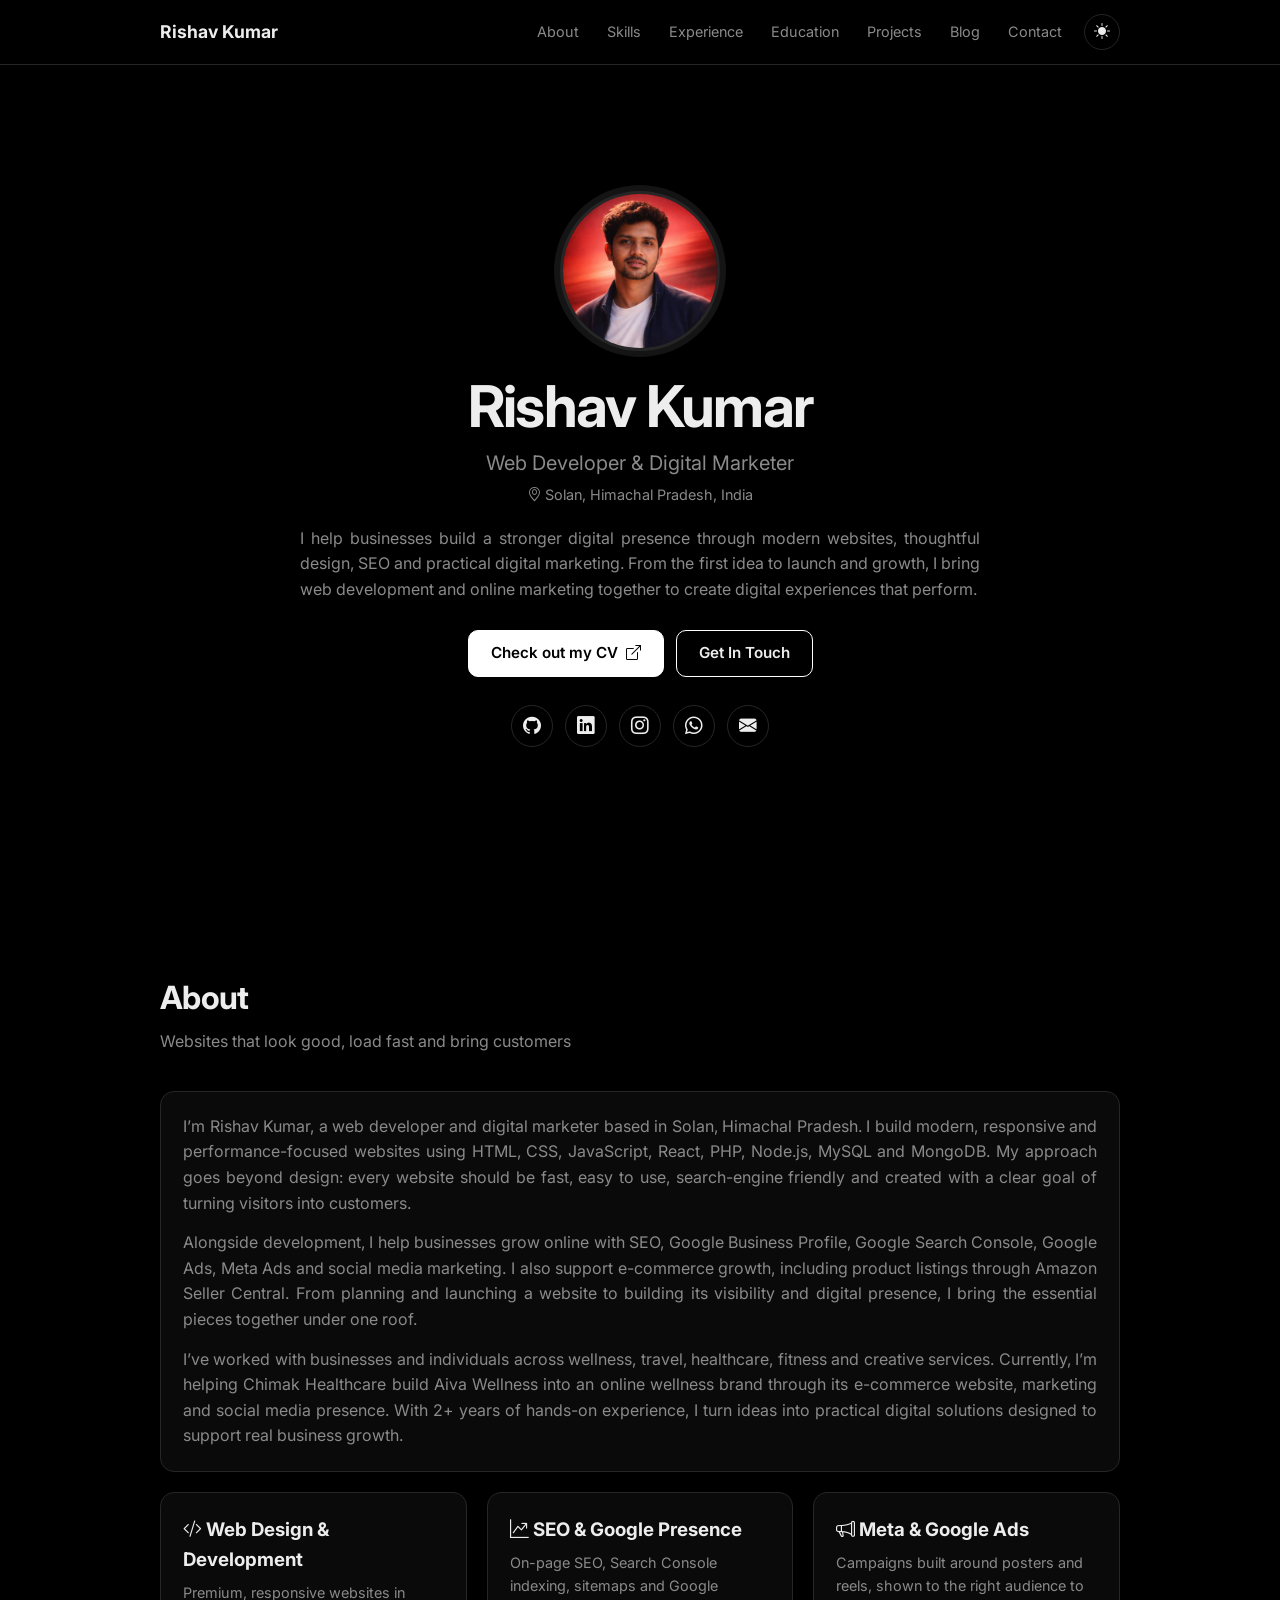
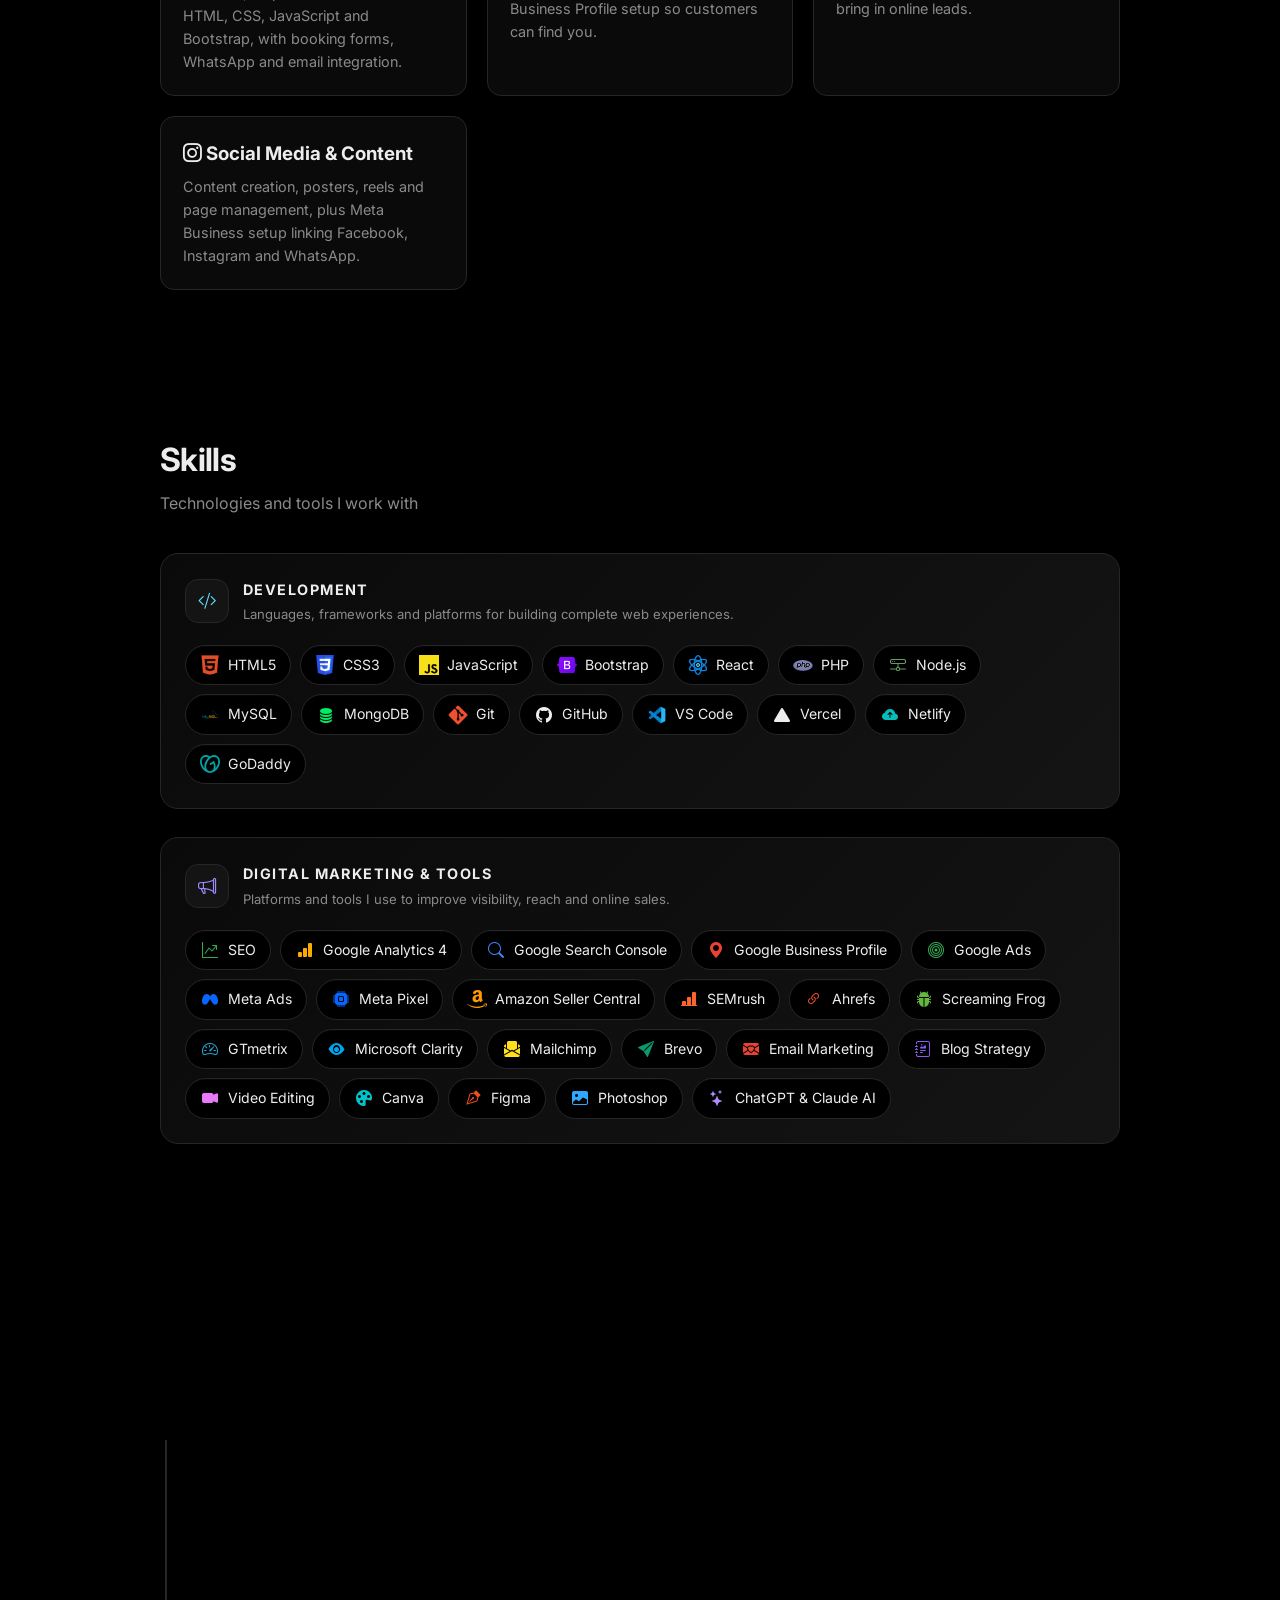
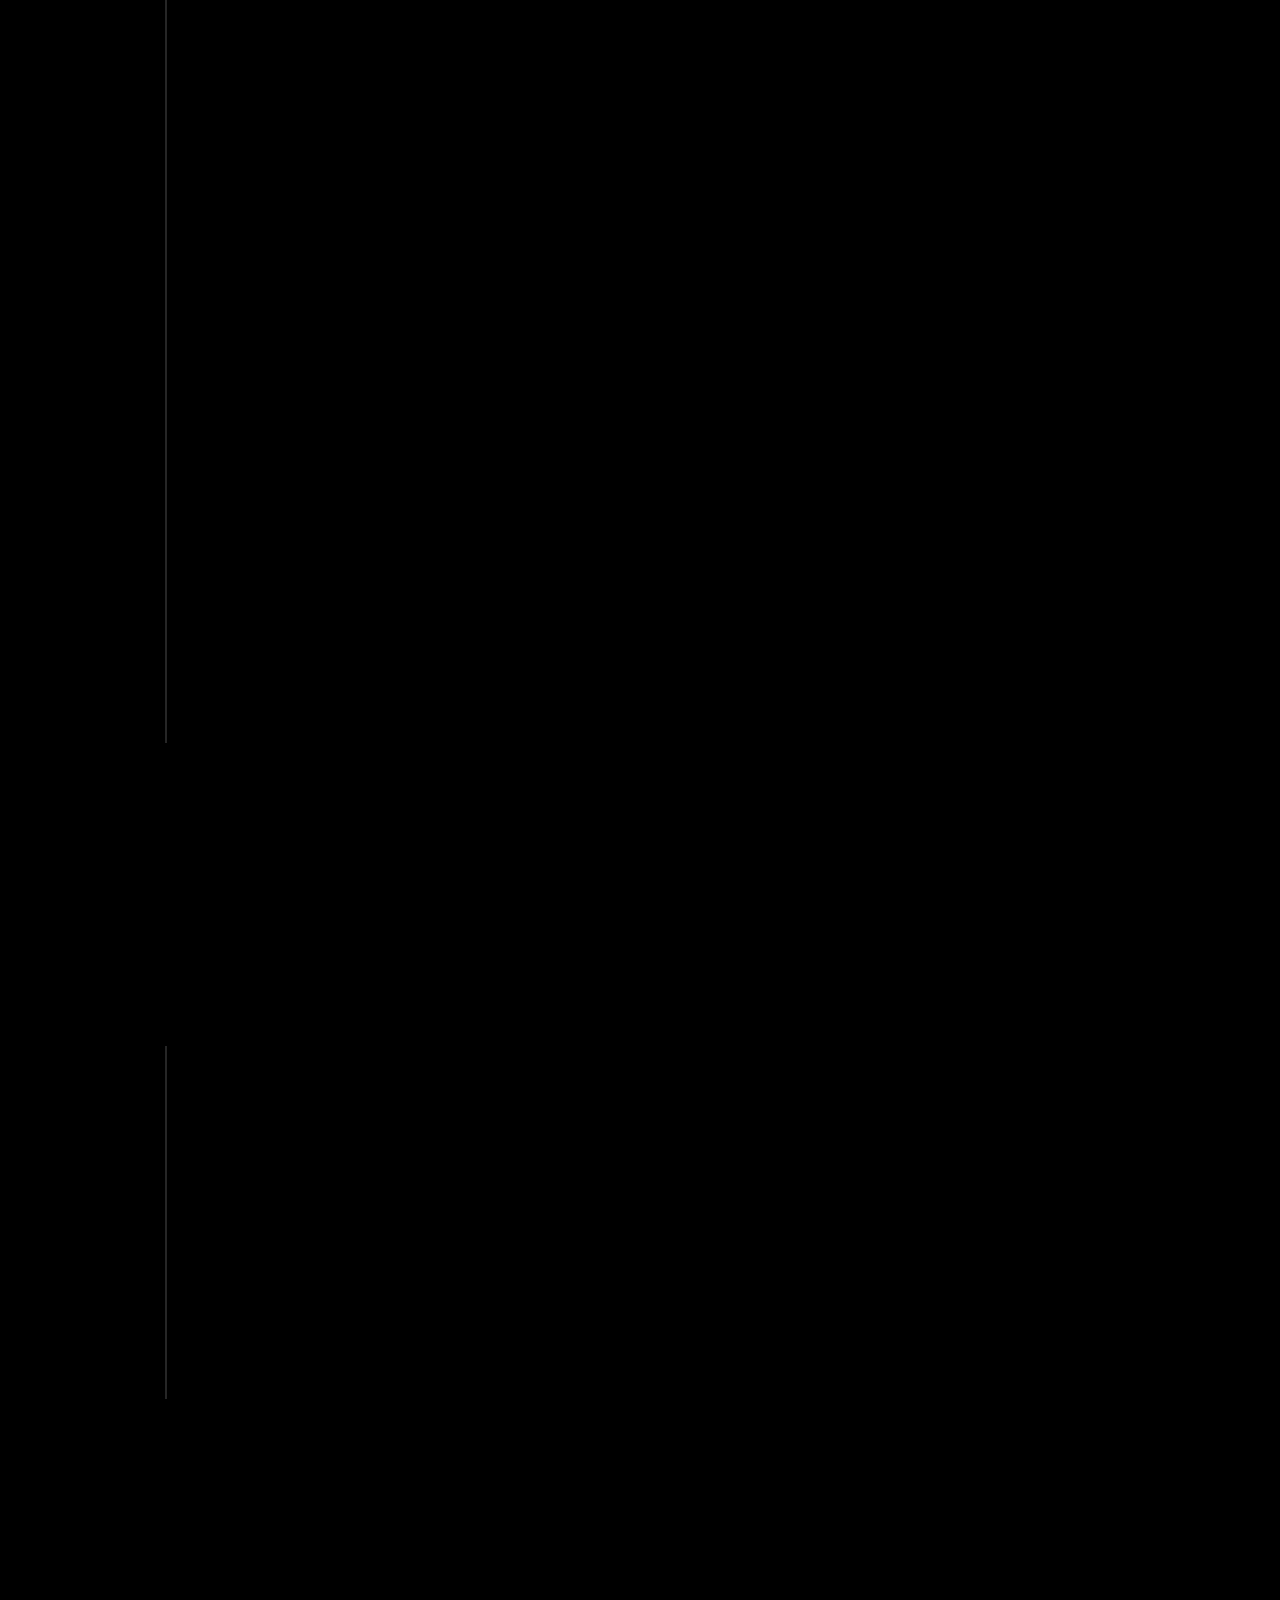
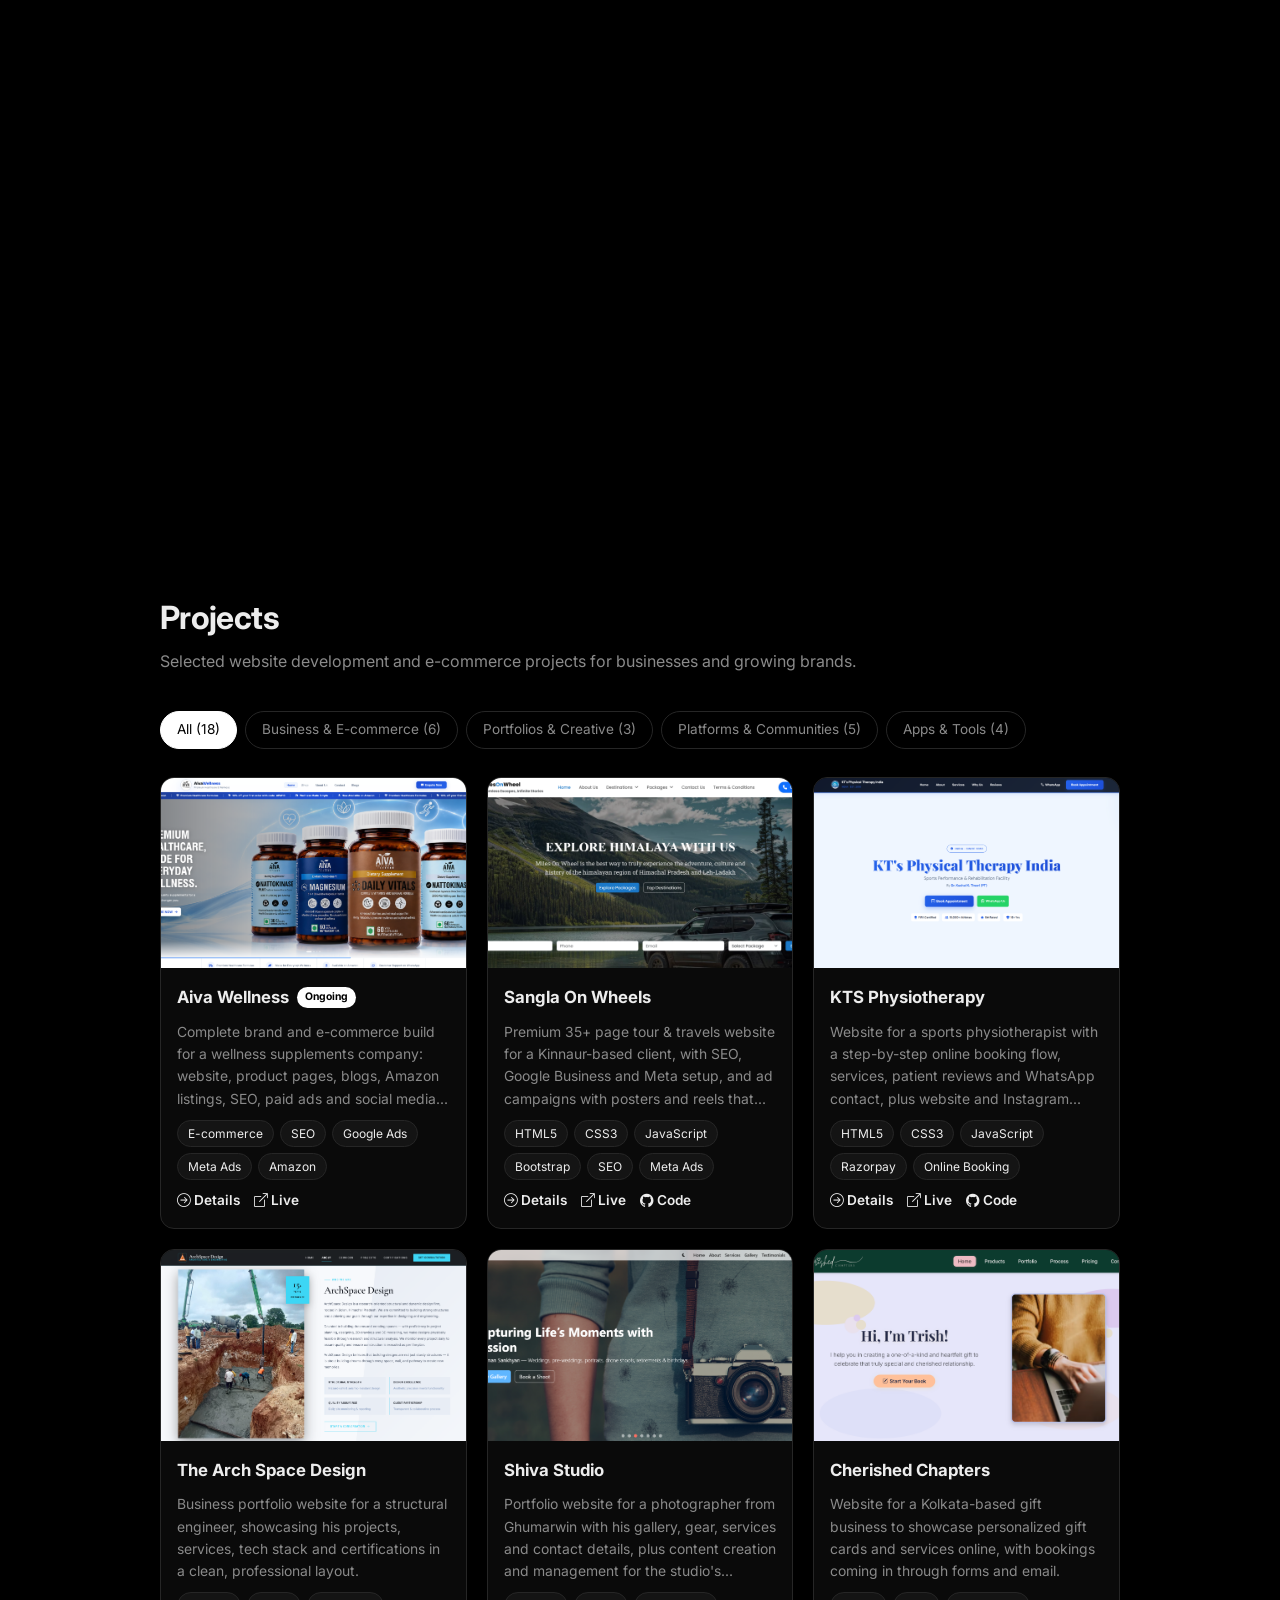
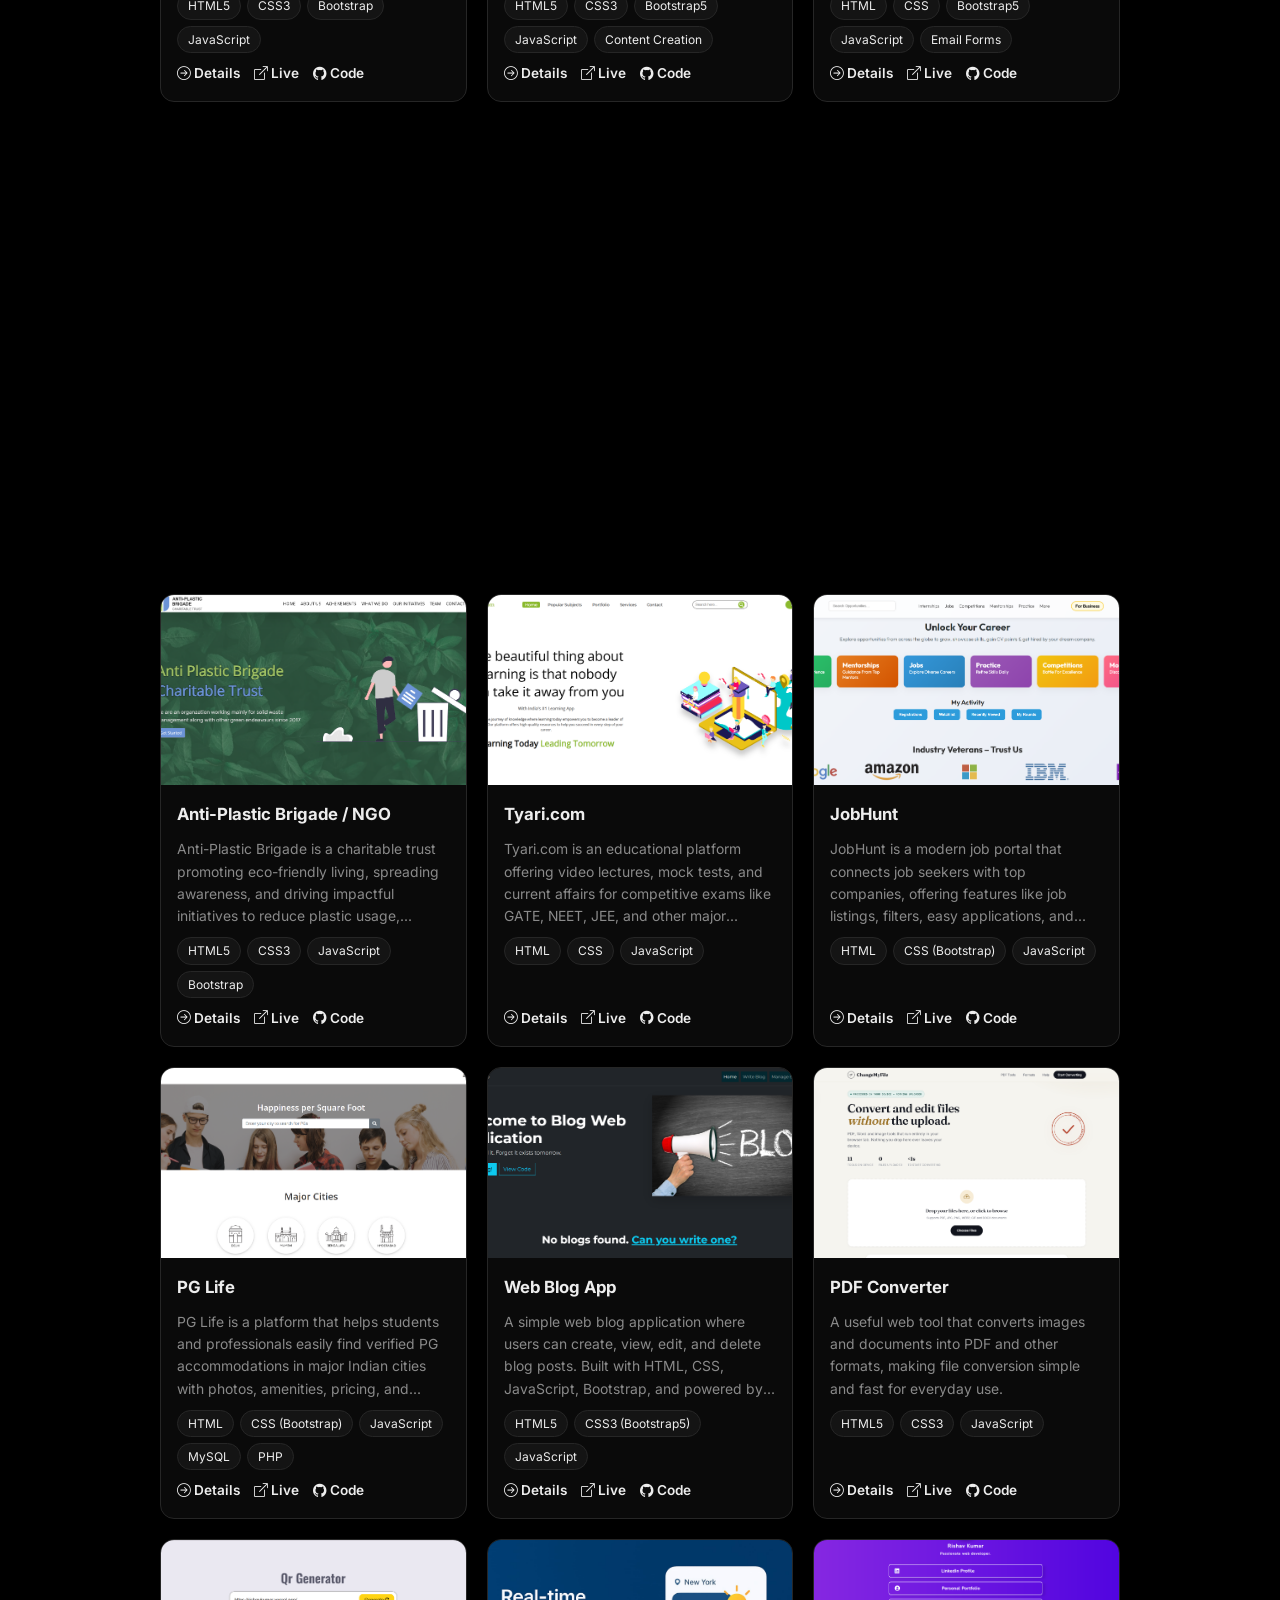
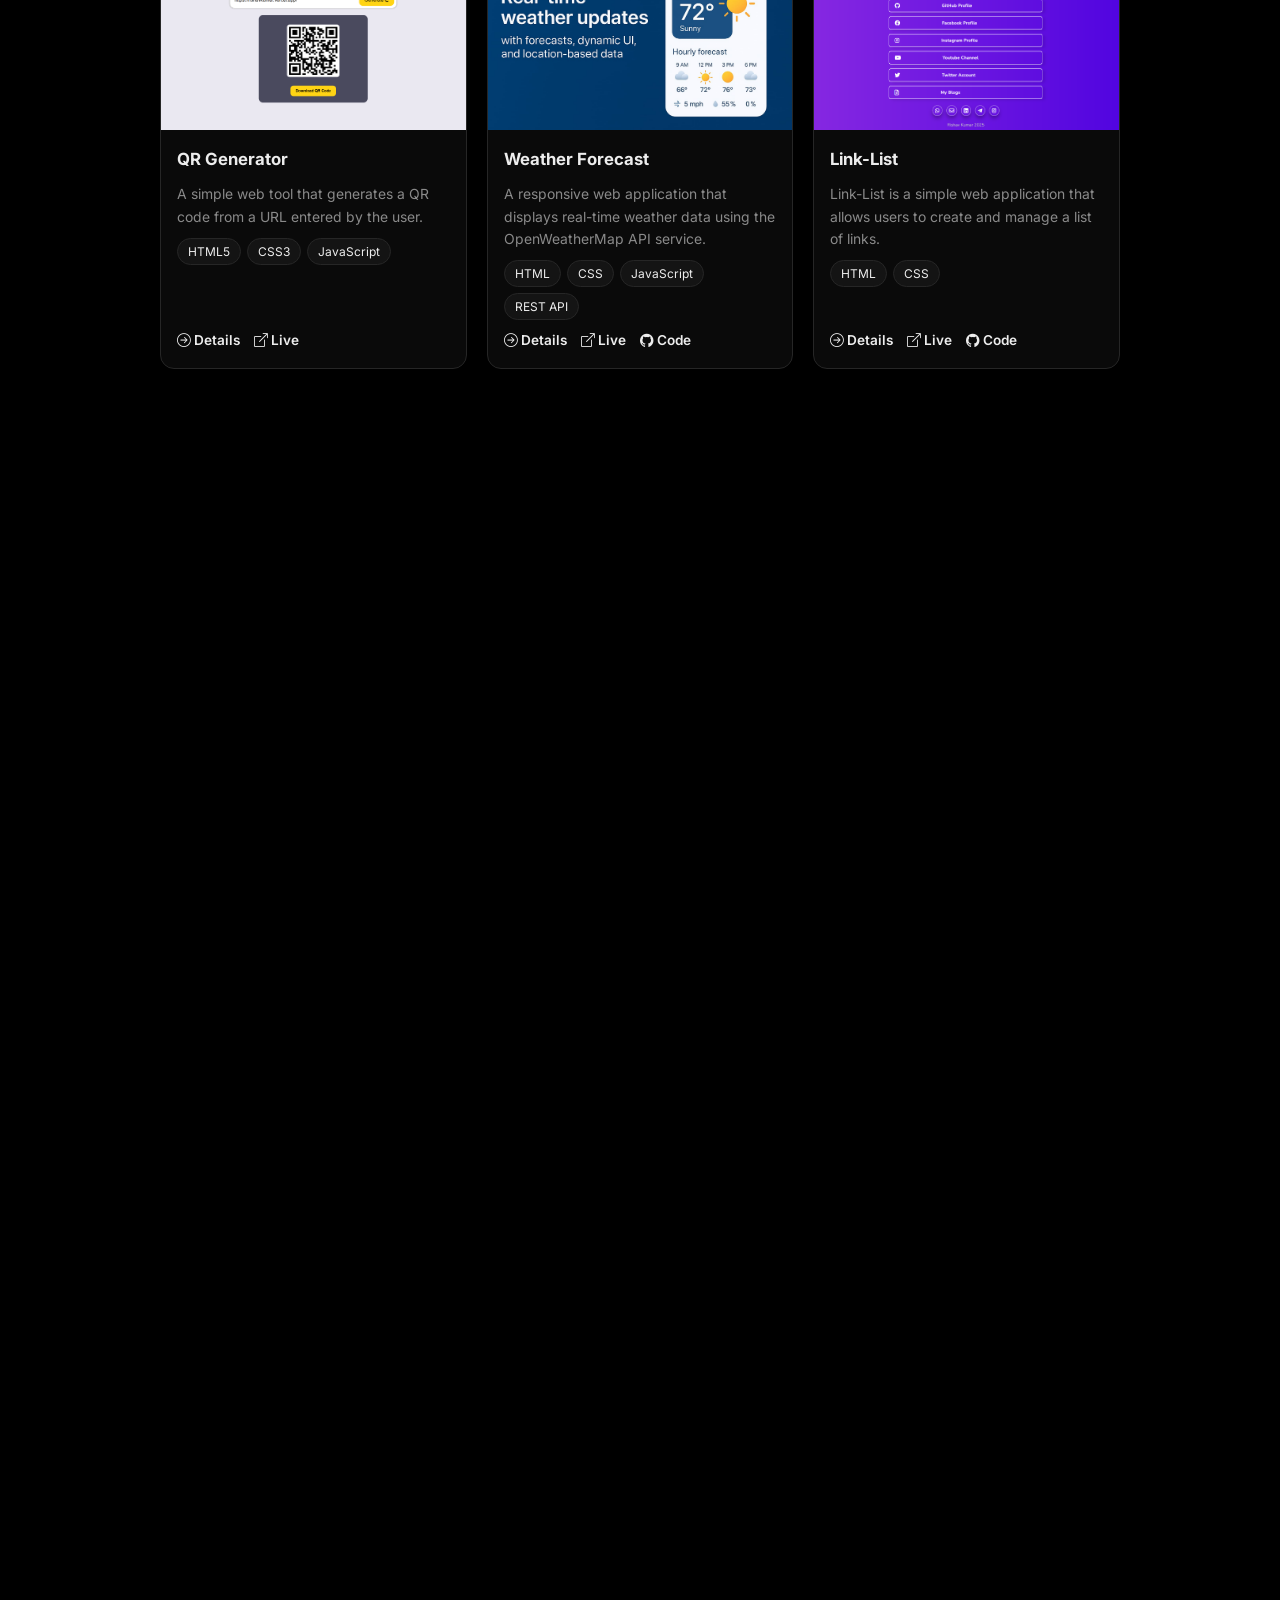
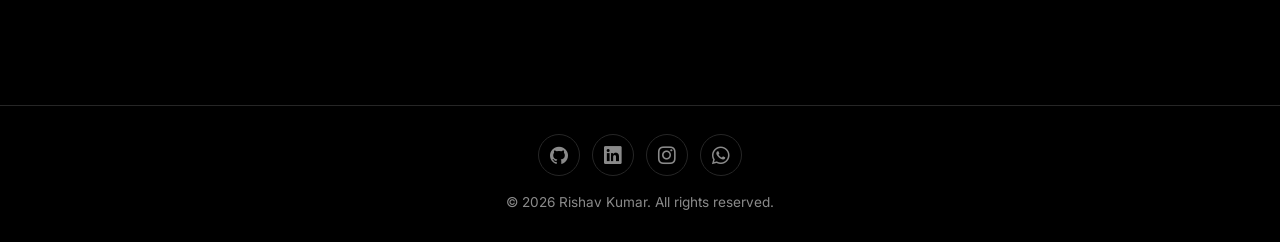
<file: index.html>
<!DOCTYPE html>
<html lang="en" data-theme="dark">
<head>
<meta charset="UTF-8">
<meta name="viewport" content="width=device-width, initial-scale=1">
<title>Rishav Kumar - Web Developer &amp; Digital Marketer</title>
<meta name="description" content="Rishav Kumar is a web developer and digital marketer in Solan, India, creating responsive websites, e-commerce stores, SEO strategies and digital campaigns that help businesses grow.">
<meta name="author" content="Rishav Kumar">
<meta property="og:title" content="Rishav Kumar - Web Developer &amp; Digital Marketer">
<meta property="og:description" content="Websites, SEO, Meta Ads and digital marketing for growing businesses. 15+ websites delivered with 90+ PageSpeed scores.">
<meta property="og:image" content="https://rishav-kumar-portfolio.netlify.app/imgs/portfolio-preview.png">
<meta property="og:type" content="website">
<link rel="icon" href="favicon.png">
<link rel="preconnect" href="https://fonts.googleapis.com">
<link href="https://fonts.googleapis.com/css2?family=Inter:wght@400;500;600;700&display=swap" rel="stylesheet">
<link rel="stylesheet" href="https://cdn.jsdelivr.net/npm/bootstrap-icons@1.13.1/font/bootstrap-icons.min.css">
<link rel="stylesheet" href="css/style.css">
</head>
<body>
<nav><div class="wrap">
  <a href="index.html" class="brand">Rishav Kumar</a>
  <div style="display:flex;gap:10px;align-items:center">
    <div class="links">
      <a href="index.html#about">About</a><a href="index.html#skills">Skills</a><a href="index.html#experience">Experience</a><a href="index.html#education">Education</a><a href="index.html#projects">Projects</a><a href="index.html#blog">Blog</a><a href="index.html#contact">Contact</a>
    </div>
    <button class="icon-btn" id="theme" aria-label="Toggle theme"></button>
    <button class="icon-btn burger" id="burger" aria-label="Menu"><i class="bi bi-list"></i></button>
  </div>
</div></nav>

<main>
<section id="home" class="hero"><div class="wrap">
  <img class="avatar rv" src="imgs/profile.jpg" alt="Rishav Kumar">
  <h1 class="rv">Rishav Kumar</h1>
  <p class="role rv">Web Developer &amp; Digital Marketer</p>
  <p class="loc rv"><i class="bi bi-geo-alt"></i> Solan, Himachal Pradesh, India</p>
  <p class="bio rv">I help businesses build a stronger digital presence through modern websites, thoughtful design, SEO and practical digital marketing. From the first idea to launch and growth, I bring web development and online marketing together to create digital experiences that perform.</p>
  <div class="btns rv"><a class="btn fill" href="pdf/Rishav_CV.pdf" target="_blank" rel="noopener">Check out my CV <i class="bi bi-box-arrow-up-right"></i></a><a class="btn" href="#contact">Get In Touch</a></div>
  <div class="socials rv">
    <a href="https://github.com/Rishabh0770" target="_blank" rel="noopener" title="GitHub"><i class="bi bi-github"></i></a>
    <a href="https://www.linkedin.com/in/rishabh-verma-0484r/" target="_blank" rel="noopener" title="LinkedIn"><i class="bi bi-linkedin"></i></a>
    <a href="https://www.instagram.com/rishav.kumar.o7/" target="_blank" rel="noopener" title="Instagram"><i class="bi bi-instagram"></i></a>
    <a href="https://wa.me/917018434170" target="_blank" rel="noopener" title="WhatsApp"><i class="bi bi-whatsapp"></i></a>
    <a href="mailto:rishav.work.in@gmail.com" title="Email"><i class="bi bi-envelope-fill"></i></a>
  </div>
</div></section>

<section id="about"><div class="wrap">
  <h2 class="title rv">About</h2><p class="sub rv">Websites that look good, load fast and bring customers</p>
  <div class="box rv"><p style="color:var(--mut)">I’m Rishav Kumar, a web developer and digital marketer based in Solan, Himachal Pradesh. I build modern, responsive and performance-focused websites using HTML, CSS, JavaScript, React, PHP, Node.js, MySQL and MongoDB. My approach goes beyond design: every website should be fast, easy to use, search-engine friendly and created with a clear goal of turning visitors into customers.</p>
  <p style="color:var(--mut);margin-top:14px">Alongside development, I help businesses grow online with SEO, Google Business Profile, Google Search Console, Google Ads, Meta Ads and social media marketing. I also support e-commerce growth, including product listings through Amazon Seller Central. From planning and launching a website to building its visibility and digital presence, I bring the essential pieces together under one roof.</p>
  <p style="color:var(--mut);margin-top:14px">I’ve worked with businesses and individuals across wellness, travel, healthcare, fitness and creative services. Currently, I’m helping Chimak Healthcare build Aiva Wellness into an online wellness brand through its e-commerce website, marketing and social media presence. With 2+ years of hands-on experience, I turn ideas into practical digital solutions designed to support real business growth.</p></div>
  <div class="grid rv" style="margin-top:20px">
    <div class="box"><h3><i class="bi bi-code-slash"></i> Web Design &amp; Development</h3><p style="color:var(--mut);font-size:.9rem;margin-top:6px">Premium, responsive websites in HTML, CSS, JavaScript and Bootstrap, with booking forms, WhatsApp and email integration.</p></div>
    <div class="box"><h3><i class="bi bi-graph-up-arrow"></i> SEO &amp; Google Presence</h3><p style="color:var(--mut);font-size:.9rem;margin-top:6px">On-page SEO, Search Console indexing, sitemaps and Google Business Profile setup so customers can find you.</p></div>
    <div class="box"><h3><i class="bi bi-megaphone"></i> Meta &amp; Google Ads</h3><p style="color:var(--mut);font-size:.9rem;margin-top:6px">Campaigns built around posters and reels, shown to the right audience to bring in online leads.</p></div>
    <div class="box"><h3><i class="bi bi-instagram"></i> Social Media &amp; Content</h3><p style="color:var(--mut);font-size:.9rem;margin-top:6px">Content creation, posters, reels and page management, plus Meta Business setup linking Facebook, Instagram and WhatsApp.</p></div>
  </div>
</div></section>

<section id="skills"><div class="wrap">
  <h2 class="title rv">Skills</h2><p class="sub rv">Technologies and tools I work with</p>
  <div class="skillgrp rv box"><div class="skill-heading"><span class="skill-icon"><i class="bi bi-code-slash"></i></span><div><h3>Development</h3><p>Languages, frameworks and platforms for building complete web experiences.</p></div></div><div class="chips">
    <span class="chip"><img src="assets/icons/html.webp" alt="">HTML5</span><span class="chip"><img src="assets/icons/css.svg" alt="">CSS3</span><span class="chip"><img src="assets/icons/js.png" alt="">JavaScript</span><span class="chip"><img src="assets/icons/bootstrap.png" alt="">Bootstrap</span><span class="chip"><img src="assets/icons/react.png" alt="">React</span><span class="chip"><img src="assets/icons/php.png" alt="">PHP</span><span class="chip"><i class="bi bi-hdd-network tool-node" aria-hidden="true"></i>Node.js</span><span class="chip"><img src="assets/icons/mysql.png" alt="">MySQL</span><span class="chip"><i class="bi bi-database-fill tool-mongodb" aria-hidden="true"></i>MongoDB</span><span class="chip"><img src="assets/icons/git.png" alt="">Git</span><span class="chip"><i class="bi bi-github tool-github" aria-hidden="true"></i>GitHub</span><span class="chip"><img src="assets/icons/vscode.png" alt="">VS Code</span><span class="chip"><i class="bi bi-triangle-fill tool-vercel" aria-hidden="true"></i>Vercel</span><span class="chip"><i class="bi bi-cloud-arrow-up-fill tool-netlify" aria-hidden="true"></i>Netlify</span><span class="chip"><img src="assets/icons/godaddy.svg" alt="" aria-hidden="true">GoDaddy</span>
  </div></div>
  <div class="skillgrp rv box"><div class="skill-heading"><span class="skill-icon"><i class="bi bi-megaphone"></i></span><div><h3>Digital Marketing &amp; Tools</h3><p>Platforms and tools I use to improve visibility, reach and online sales.</p></div></div><div class="chips">
    <span class="chip"><i class="bi bi-graph-up-arrow tool-seo" aria-hidden="true"></i>SEO</span><span class="chip"><i class="bi bi-bar-chart-fill tool-analytics" aria-hidden="true"></i>Google Analytics 4</span><span class="chip"><i class="bi bi-search tool-searchconsole" aria-hidden="true"></i>Google Search Console</span><span class="chip"><i class="bi bi-geo-alt-fill tool-business" aria-hidden="true"></i>Google Business Profile</span><span class="chip"><i class="bi bi-bullseye tool-googleads" aria-hidden="true"></i>Google Ads</span><span class="chip"><i class="bi bi-meta tool-meta" aria-hidden="true"></i>Meta Ads</span><span class="chip"><i class="bi bi-cpu-fill tool-meta" aria-hidden="true"></i>Meta Pixel</span><span class="chip"><img class="amazon-mark" src="assets/icons/amazon.svg" alt="" aria-hidden="true">Amazon Seller Central</span><span class="chip"><i class="bi bi-bar-chart-line-fill tool-semrush" aria-hidden="true"></i>SEMrush</span><span class="chip"><i class="bi bi-link-45deg tool-ahrefs" aria-hidden="true"></i>Ahrefs</span><span class="chip"><i class="bi bi-bug-fill tool-screamingfrog" aria-hidden="true"></i>Screaming Frog</span><span class="chip"><i class="bi bi-speedometer2 tool-gtmetrix" aria-hidden="true"></i>GTmetrix</span><span class="chip"><i class="bi bi-eye-fill tool-clarity" aria-hidden="true"></i>Microsoft Clarity</span><span class="chip"><i class="bi bi-envelope-paper-fill tool-mailchimp" aria-hidden="true"></i>Mailchimp</span><span class="chip"><i class="bi bi-send-fill tool-brevo" aria-hidden="true"></i>Brevo</span><span class="chip"><i class="bi bi-envelope-heart-fill tool-email" aria-hidden="true"></i>Email Marketing</span><span class="chip"><i class="bi bi-journal-richtext tool-blog" aria-hidden="true"></i>Blog Strategy</span><span class="chip"><i class="bi bi-camera-video-fill tool-video" aria-hidden="true"></i>Video Editing</span><span class="chip"><i class="bi bi-palette-fill tool-canva" aria-hidden="true"></i>Canva</span><span class="chip"><i class="bi bi-vector-pen tool-figma" aria-hidden="true"></i>Figma</span><span class="chip"><i class="bi bi-image-fill tool-photoshop" aria-hidden="true"></i>Photoshop</span><span class="chip"><i class="bi bi-stars tool-ai" aria-hidden="true"></i>ChatGPT &amp; Claude AI</span>
  </div></div>
</div></section>

<section id="experience"><div class="wrap">
  <h2 class="title rv">Work Experience</h2><p class="sub rv">2+ years building websites, digital brands and online growth for businesses</p>
  <div class="tl">
    <div class="tl-item rv"><h3>Web Developer &amp; Digital Marketing Specialist</h3><div class="org"><a href="https://chimak.in/" target="_blank" rel="noopener">Chimak Healthcare <i class="bi bi-box-arrow-up-right"></i></a> · Solan, Himachal Pradesh</div><div class="date">Jun 2026 - Present</div>
      <ul>
        <li>Building Aiva Wellness as a new online healthcare and wellness supplements brand, from digital foundations through launch and growth</li>
        <li>Developing the brand’s e-commerce website, including product-focused pages and a smooth, mobile-friendly shopping experience</li>
        <li>Leading digital marketing and brand presence across social media, Google Business Profile, SEO and online campaigns</li>
        <li>Managing end-to-end online business setup and coordinating the website, content and channels into one consistent customer experience</li>
      </ul>
      <div class="chips"><span class="chip sm">E-commerce Development</span><span class="chip sm">Brand Building</span><span class="chip sm">Amazon Product Listings</span><span class="chip sm">SEO</span><span class="chip sm">Social Media</span><span class="chip sm">Google Business Profile</span></div>
    </div>
    <div class="tl-item rv"><h3>Web Developer &amp; Digital Marketer</h3><div class="org">Freelance · Solan, Himachal Pradesh</div><div class="date">2024 - Present</div>
      <ul>
        <li>Delivered 15+ responsive websites with 90+ PageSpeed scores for local and growing businesses using HTML5, CSS3, JavaScript &amp; Bootstrap</li>
        <li>Handle each project end to end: design, development, hosting, deployment, domain, SSL, plus WhatsApp, form and email integration</li>
        <li>Run SEO for client sites: on-page work, Google Search Console indexing and sitemaps, and Google Business Profile setup</li>
        <li>Create and run Meta Ads and Google Ads campaigns with posters and reels, targeting the right audience to generate online leads</li>
        <li>Set up Meta Business, linking Facebook, Instagram and WhatsApp Business, and manage clients' social media</li>
        <li>Manage an ongoing e-commerce build for Aiva Wellness: product pages, blogs, Amazon listings and AI-generated product imagery</li>
      </ul>
      <div class="chips"><span class="chip sm">Web Development</span><span class="chip sm">SEO</span><span class="chip sm">Meta Ads</span><span class="chip sm">Google Ads</span><span class="chip sm">Google Business</span><span class="chip sm">Social Media</span><span class="chip sm">WhatsApp Business</span><span class="chip sm">Search Console</span></div></div>
    <div class="tl-item rv"><h3>Video Editor &amp; Digital Marketing Executive</h3><div class="org"><a href="https://www.facebook.com/startodayhp/" target="_blank" rel="noopener">Star Today News <i class="bi bi-box-arrow-up-right"></i></a> · Solan, Himachal Pradesh</div><div class="date">Jan 2026 - Jun 2026</div>
      <ul>
        <li>Handled video editing and post-production, news script writing, and content creation and publishing</li>
        <li>Planned and ran digital marketing campaigns, and managed the channel's Facebook and Instagram pages</li>
        <li>Managed website updates and social media operations, growing audience engagement</li>
        <li>Coordinated media data transfer with other news channels and supported day-to-day digital media operations</li>
      </ul>
      <div class="chips"><span class="chip sm">Video Editing</span><span class="chip sm">Script Writing</span><span class="chip sm">Digital Marketing</span><span class="chip sm">Social Media</span><span class="chip sm">Website Management</span></div>
    </div>
  </div>
</div></section>

<section id="education"><div class="wrap">
  <h2 class="title rv">Education</h2><p class="sub rv">My academic background and qualifications</p>
  <div class="tl"><div class="tl-item rv"><h3>B.Tech in Computer Science &amp; Engineering</h3><div class="org">Himachal Pradesh Technical University (HPTU)</div><div class="date">2020 - 2024</div>
    <ul><li>Focus on Web Development &amp; Software Engineering · CGPA: 7.84/10</li><li>Mastered front-end technologies (HTML5, CSS3, JavaScript, Bootstrap) and built responsive web apps as academic projects</li><li>Learned Git version control and agile development</li></ul>
    <div class="chips"><span class="chip sm">Data Structures</span><span class="chip sm">Algorithms</span><span class="chip sm">DBMS</span><span class="chip sm">Operating Systems</span><span class="chip sm">Web Technologies</span></div></div>
  <div class="tl-item rv"><h3>Android Development in Java (Training)</h3><div class="org">CodingZone Solutions, Mohali (Punjab)</div><div class="date">Aug 2023 - Sep 2023 · 45 days</div>
    <ul><li>Completed an industrial training program in Android development using Java while studying B.Tech</li></ul>
    <div class="chips"><span class="chip sm">Android</span><span class="chip sm">Java</span></div></div>
  </div>
  <div class="cert-showcase rv">
    <div class="cert-showcase-head">
      <div><span class="eyebrow"><i class="bi bi-patch-check"></i> CREDENTIALS &amp; MILESTONES</span><h3>Certificates &amp; Documents</h3><p>A curated collection of my web development, Python and Android training certificates, alongside professional experience documentation.</p></div>
      <div class="cert-controls"><span class="cert-count" id="cert-count" aria-live="polite">01 <span>/ 08</span></span><button class="cert-arrow" type="button" id="cert-prev" aria-label="Show previous certificates" aria-controls="cert-track"><i class="bi bi-arrow-left"></i></button><button class="cert-arrow" type="button" id="cert-next" aria-label="Show next certificates" aria-controls="cert-track"><i class="bi bi-arrow-right"></i></button></div>
    </div>
    <div class="cert-viewport"><div class="cert-track" id="cert-track" role="region" aria-label="Certificates carousel" tabindex="0">
      <button class="card cert" data-doc="skillindia-web-development" aria-label="View Skill India and NSDC Web Development Certificate"><span class="cert-number">01 <i class="bi bi-arrow-up-right"></i></span><span class="im"><img src="certs/SkillIndia_NSDC_Web_Development_Certificate.png" alt="Skill India and NSDC certificate for Web Development, issued 28 July 2025" loading="lazy"></span><span class="bd"><h3>Web Development Certificate · Skill India / NSDC</h3><span class="meta">Scholiverse Educare Pvt. Ltd. · 28 Jul 2025</span><span class="cert-view">View certificate <i class="bi bi-arrow-up-right"></i></span></span></button>
      <button class="card cert" data-doc="internshala-python" aria-label="View Internshala Python with AI Training Certificate"><span class="cert-number">02 <i class="bi bi-arrow-up-right"></i></span><span class="im"><img src="certs/Internshala_Python_Certificate.png" alt="Internshala Certificate of Training in Programming in Python with AI, issued 31 August 2025" loading="lazy"></span><span class="bd"><h3>Python with AI Training · Internshala</h3><span class="meta">6-week online training · 31 Aug 2025</span><span class="cert-view">View certificate <i class="bi bi-arrow-up-right"></i></span></span></button>
      <button class="card cert" data-doc="training-completion-letter" aria-label="View Training Completion Letter"><span class="cert-number">03 <i class="bi bi-arrow-up-right"></i></span><span class="im"><img src="certs/training-completion-letter.jpg" alt="Training Completion Letter, CodingZone Solutions" loading="lazy"></span><span class="bd"><h3>Training Completion Letter</h3><span class="meta">CodingZone Solutions · Aug - Sep 2023</span><span class="cert-view">View certificate <i class="bi bi-arrow-up-right"></i></span></span></button>
      <button class="card cert" data-doc="experience-certificate" aria-label="View Star Today News Experience Certificate"><span class="cert-number">04 <i class="bi bi-arrow-up-right"></i></span><span class="im"><img src="certs/experience-certificate.jpg" alt="Experience Certificate, Star Today News" loading="lazy"></span><span class="bd"><h3>Experience Certificate</h3><span class="meta">Star Today News · Video Editor &amp; Digital Marketing Executive · 8 Jun 2026</span><span class="cert-view">View certificate <i class="bi bi-arrow-up-right"></i></span></span></button>
      <button class="card cert" data-doc="internshala-web-development" aria-label="View Internshala Web Development Certificate"><span class="cert-number">05 <i class="bi bi-arrow-up-right"></i></span><span class="im"><img src="certs/Internshala_Web_Development_Certificate.png" alt="Internshala Certificate of Training in Web Development, issued 28 July 2025" loading="lazy"></span><span class="bd"><h3>Web Development Certificate · Internshala</h3><span class="meta">8-week online training · 28 Jul 2025</span><span class="cert-view">View certificate <i class="bi bi-arrow-up-right"></i></span></span></button>
      <button class="card cert" data-doc="coursera-wordpress" aria-label="View Coursera WordPress Project Certificate"><span class="cert-number">06 <i class="bi bi-arrow-up-right"></i></span><span class="im"><img src="certs/Coursera_WordPress_Certificate.png" alt="Coursera Project Certificate for Build a free website with WordPress, issued 22 July 2025" loading="lazy"></span><span class="bd"><h3>Build a Free Website with WordPress · Coursera</h3><span class="meta">Project Certificate · 22 Jul 2025</span><span class="cert-view">View certificate <i class="bi bi-arrow-up-right"></i></span></span></button>
      <button class="card cert" data-doc="skillindia-python" aria-label="View Skill India and NSDC Python Certificate"><span class="cert-number">07 <i class="bi bi-arrow-up-right"></i></span><span class="im"><img src="certs/SkillIndia_NSDC_Python_Certificate.png" alt="Skill India and NSDC certificate for Programming with Python, issued 31 August 2025" loading="lazy"></span><span class="bd"><h3>Programming with Python · Skill India / NSDC</h3><span class="meta">Scholiverse Educare Pvt. Ltd. · 31 Aug 2025</span><span class="cert-view">View certificate <i class="bi bi-arrow-up-right"></i></span></span></button>
      <button class="card cert" data-doc="certificate-of-training" aria-label="View Certificate of Training"><span class="cert-number">08 <i class="bi bi-arrow-up-right"></i></span><span class="im"><img src="certs/certificate-of-training.jpg" alt="Certificate of Training, CodingZone Solutions" loading="lazy"></span><span class="bd"><h3>Certificate of Training</h3><span class="meta">CodingZone Solutions · Android / Java · 28 Sep 2023</span><span class="cert-view">View certificate <i class="bi bi-arrow-up-right"></i></span></span></button>
    </div></div>
    <div class="cert-progress" role="progressbar" aria-label="Certificate carousel position" aria-valuemin="0" aria-valuemax="100" aria-valuenow="0"><span id="cert-progress"></span></div>
    <p class="cert-hint"><i class="bi bi-hand-index-thumb"></i> Drag, swipe, scroll or use the arrows to explore · Select a card to preview</p>
  </div>
</div></section>

<section id="projects"><div class="wrap">
  <h2 class="title rv">Projects</h2><p class="sub rv">Selected website development and e-commerce projects for businesses and growing brands.</p>
  <div class="filters" id="filters"></div>
  <div class="grid" id="grid"></div>
</div></section>

<section id="blog"><div class="wrap">
  <h2 class="title rv">Latest from the Blog</h2><p class="sub rv">Insights on web development, SEO, website performance and digital marketing.</p>
  <div class="grid" id="latest"></div>
  <div class="btns rv"><a class="btn" href="blog.html">View all posts <i class="bi bi-arrow-right"></i></a></div>
</div></section>

<section id="contact"><div class="wrap">
  <h2 class="title rv">Get in Touch</h2><p class="sub rv">Have a project in mind? Let’s discuss your website, e-commerce or digital marketing goals.</p>
  <div class="contact">
    <div class="box rv"><h3>Let’s Build Something Great</h3><p style="color:var(--mut);font-size:.9rem">Share a little about your project, and I’ll be happy to help you plan the next step.</p>
      <ul class="info">
        <li><i class="bi bi-geo-alt"></i>Solan, Himachal Pradesh, India</li>
        <li><i class="bi bi-envelope"></i><a href="mailto:rishav.work.in@gmail.com">rishav.work.in@gmail.com</a></li>
        <li><i class="bi bi-whatsapp"></i><a href="https://wa.me/917018434170">+91 7018434170</a></li>
      </ul></div>
    <div class="box rv"><form action="https://formspree.io/f/xovlqkoa" method="POST">
      <input type="text" name="name" placeholder="Name" required>
      <input type="email" name="email" placeholder="Email address" required>
      <textarea name="message" rows="5" placeholder="Type your message here..." required></textarea>
      <button class="btn fill" type="submit" style="justify-content:center">Send Message</button>
    </form></div>
  </div>
</div></section>
</main>

<footer><div class="wrap">
  <div class="socials">
    <a href="https://github.com/Rishabh0770" target="_blank" rel="noopener"><i class="bi bi-github"></i></a>
    <a href="https://www.linkedin.com/in/rishabh-verma-0484r/" target="_blank" rel="noopener"><i class="bi bi-linkedin"></i></a>
    <a href="https://www.instagram.com/rishav.kumar.o7/" target="_blank" rel="noopener"><i class="bi bi-instagram"></i></a>
    <a href="https://wa.me/917018434170" target="_blank" rel="noopener"><i class="bi bi-whatsapp"></i></a>
  </div>
  © <span id="yr"></span> Rishav Kumar. All rights reserved.
</div></footer>
<div class="lb" id="lb" hidden><button class="icon-btn lb-x" id="lbx" aria-label="Close"><i class="bi bi-x-lg"></i></button><img id="lbimg" alt=""></div>
<script src="js/projects.js"></script>
<script src="js/blog.js"></script>
<script src="js/common.js"></script>
<script src="js/main.js"></script>
</body>
</html>
</file>
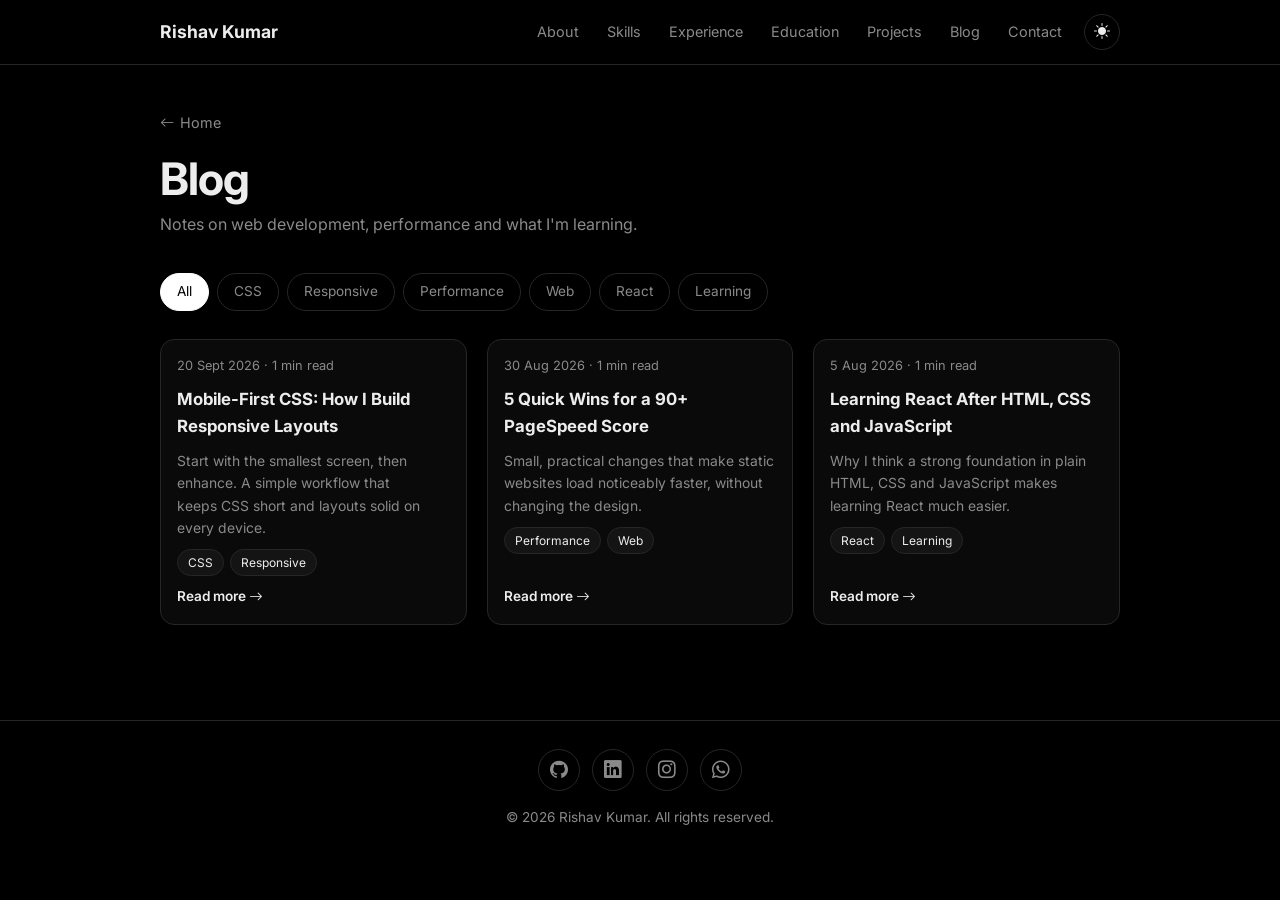
<file: blog.html>
<!DOCTYPE html>
<html lang="en" data-theme="dark">
<head>
<meta charset="UTF-8">
<meta name="viewport" content="width=device-width, initial-scale=1">
<title>Blog | Rishav Kumar</title>
<link rel="icon" href="favicon.png">
<link rel="preconnect" href="https://fonts.googleapis.com">
<link href="https://fonts.googleapis.com/css2?family=Inter:wght@400;500;600;700&display=swap" rel="stylesheet">
<link rel="stylesheet" href="https://cdn.jsdelivr.net/npm/bootstrap-icons@1.13.1/font/bootstrap-icons.min.css">
<link rel="stylesheet" href="css/style.css">
</head>
<body>
<nav><div class="wrap">
  <a href="index.html" class="brand">Rishav Kumar</a>
  <div style="display:flex;gap:10px;align-items:center">
    <div class="links">
      <a href="index.html#about">About</a><a href="index.html#skills">Skills</a><a href="index.html#experience">Experience</a><a href="index.html#education">Education</a><a href="index.html#projects">Projects</a><a href="index.html#blog">Blog</a><a href="index.html#contact">Contact</a>
    </div>
    <button class="icon-btn" id="theme" aria-label="Toggle theme"></button>
    <button class="icon-btn burger" id="burger" aria-label="Menu"><i class="bi bi-list"></i></button>
  </div>
</div></nav>
<main class="subpage"><div class="wrap">
<a class="back rv" href="index.html"><i class="bi bi-arrow-left"></i> Home</a>
<h1 class="pg-title rv">Blog</h1><p class="sub rv">Notes on web development, performance and what I'm learning.</p>
<div class="filters" id="tags"></div><div class="grid" id="posts"></div>
</div></main>
<footer><div class="wrap">
  <div class="socials">
    <a href="https://github.com/Rishabh0770" target="_blank" rel="noopener"><i class="bi bi-github"></i></a>
    <a href="https://www.linkedin.com/in/rishabh-verma-0484r/" target="_blank" rel="noopener"><i class="bi bi-linkedin"></i></a>
    <a href="https://www.instagram.com/rishav.kumar.o7/" target="_blank" rel="noopener"><i class="bi bi-instagram"></i></a>
    <a href="https://wa.me/917018434170" target="_blank" rel="noopener"><i class="bi bi-whatsapp"></i></a>
  </div>
  © <span id="yr"></span> Rishav Kumar. All rights reserved.
</div></footer>
<script src="js/blog.js"></script>
<script src="js/common.js"></script>
<script src="js/blog-list.js"></script>
</body>
</html>
</file>
<file: css/style.css>
:root{--bg:#000;--card:#0a0a0a;--fg:#ededed;--mut:#8a8a8a;--bd:#262626;--acc:#fff;--chip:#141414;--glass:rgba(0,0,0,.7)}
[data-theme=light]{--bg:#fff;--card:#fafafa;--fg:#111;--mut:#666;--bd:#e5e5e5;--acc:#000;--chip:#f1f1f1;--glass:rgba(255,255,255,.75)}
*{box-sizing:border-box;margin:0;padding:0}html{scroll-behavior:smooth;scroll-padding-top:80px}
body{font-family:Inter,system-ui,sans-serif;background:var(--bg);color:var(--fg);line-height:1.6;transition:background .3s,color .3s;-webkit-font-smoothing:antialiased}
a{color:inherit;text-decoration:none}ul{list-style:none}img{max-width:100%;display:block}
.wrap{max-width:1000px;margin:0 auto;padding:0 20px}
section{padding:72px 0}
h2.title{font-size:2rem;font-weight:700;letter-spacing:-.02em}
.sub{color:var(--mut);margin:6px 0 36px}
/* nav */
nav{position:fixed;top:0;left:0;right:0;z-index:50;background:var(--glass);backdrop-filter:blur(12px);border-bottom:1px solid var(--bd)}
nav .wrap{display:flex;align-items:center;justify-content:space-between;height:64px}
.brand{font-weight:700;font-size:1.1rem}
.links{display:flex;gap:4px;align-items:center}
.links a{padding:6px 12px;border-radius:8px;font-size:.9rem;color:var(--mut);transition:.2s}
.links a:hover,.links a.active{color:var(--fg);background:var(--chip)}
.icon-btn{background:none;border:1px solid var(--bd);color:var(--fg);width:36px;height:36px;border-radius:50%;cursor:pointer;font-size:1rem;display:grid;place-items:center;transition:.2s}
.icon-btn:hover{background:var(--chip)}
.burger{display:none}
/* hero */
.hero{min-height:100vh;display:flex;align-items:center;padding-top:110px;text-align:center}
.avatar{width:160px;height:160px;border-radius:50%;object-fit:cover;object-position:top;margin:0 auto 24px;border:3px solid var(--bd);background:var(--chip);box-shadow:0 0 0 6px var(--chip)}
.hero h1{font-size:clamp(2.2rem,6vw,3.6rem);letter-spacing:-.03em;line-height:1.1}
.role{font-size:1.25rem;color:var(--mut);margin-top:8px}
.loc{color:var(--mut);font-size:.9rem;margin-top:4px}
.hero p.bio{max-width:680px;margin:20px auto 0;color:var(--mut)}
.btns{display:flex;gap:12px;justify-content:center;flex-wrap:wrap;margin-top:28px}
.btn{padding:10px 22px;border-radius:10px;font-weight:600;font-size:.95rem;border:1px solid var(--acc);transition:.25s;cursor:pointer;display:inline-flex;gap:8px;align-items:center;background:none;color:var(--fg)}
.btn.fill{background:var(--acc);color:var(--bg)}.btn:hover{transform:translateY(-2px);opacity:.85}
.socials{display:flex;gap:12px;justify-content:center;margin-top:28px}
.socials a{width:42px;height:42px;border-radius:50%;border:1px solid var(--bd);display:grid;place-items:center;font-size:1.1rem;transition:.25s}
.socials a:hover{background:var(--acc);color:var(--bg);transform:translateY(-3px)}
/* chips */
.chips{display:flex;flex-wrap:wrap;gap:10px}
.chip{display:inline-flex;align-items:center;gap:8px;padding:8px 14px;border:1px solid var(--bd);background:var(--card);border-radius:999px;font-size:.88rem;transition:.25s}
.chip:hover{transform:translateY(-3px);border-color:var(--acc)}
.chip img{width:20px;height:20px;object-fit:contain}
.chip.sm{padding:3px 10px;font-size:.75rem;background:var(--chip)}
.skillgrp{margin-bottom:28px}.skillgrp h3{font-size:.8rem;text-transform:uppercase;letter-spacing:.1em;color:var(--mut);margin-bottom:12px}
.skillgrp.box{position:relative;padding:24px;border-radius:18px;background:linear-gradient(135deg,var(--card),var(--chip));box-shadow:0 16px 40px rgba(0,0,0,.12);transition:transform .3s,border-color .3s,box-shadow .3s}
.skillgrp.box:hover{transform:translateY(-4px);border-color:var(--mut);box-shadow:0 20px 48px rgba(0,0,0,.2)}
.skill-heading{display:flex;align-items:center;gap:14px;margin-bottom:20px}
.skill-heading>div{min-width:0}
.skill-heading .skill-icon{width:44px;height:44px;flex:0 0 44px;display:grid;place-items:center;border:1px solid var(--bd);border-radius:13px;background:var(--chip);font-size:1.15rem}
.skill-heading h3{margin:0 0 3px;color:var(--fg);font-size:.9rem}
.skill-heading p{color:var(--mut);font-size:.82rem}
.skillgrp .chips{gap:9px}
.skillgrp .chip{background:var(--bg);box-shadow:inset 0 1px rgba(255,255,255,.025)}
.skillgrp .chip>i{width:20px;text-align:center;font-size:1rem;line-height:1}
.skillgrp .chip>img.amazon-mark{width:20px;height:20px;object-fit:contain}
.skillgrp .chip .brand-mark{padding:2px;border-radius:50%;background:#fff}
.skillgrp:first-of-type .skill-icon{color:#61dafb}
.skillgrp:last-of-type .skill-icon{color:#9b8cff}
.tool-seo{color:#34a853}
.tool-analytics{color:#f9ab00}
.tool-searchconsole{color:#4285f4}
.tool-business{color:#ea4335}
.tool-googleads{color:#34a853}
.tool-meta{color:#0866ff}
.tool-amazon{color:#ff9900}
.tool-semrush{color:#ff642d}
.tool-ahrefs{color:#f04f38}
.tool-screamingfrog{color:#65b741}
.tool-gtmetrix{color:#22a6d2}
.tool-clarity{color:#00a4ef}
.tool-mailchimp{color:#ffe01b}
.tool-brevo{color:#0b996e}
.tool-email{color:#ea4335}
.tool-blog{color:#8b5cf6}
.tool-godaddy{color:#3b82f6}
.tool-video{color:#e879f9}
.tool-canva{color:#00c4cc}
.tool-figma{color:#f24e1e}
.tool-photoshop{color:#31a8ff}
.tool-ai{color:#b18cff}
.tool-node{color:#68a063}
.tool-mongodb{color:#00ed64}
.tool-github{color:var(--fg)}
.tool-vercel{color:var(--fg)}
.tool-netlify{color:#05bdba}
/* timeline */
.tl{position:relative;padding-left:28px}.tl:before{content:"";position:absolute;left:5px;top:6px;bottom:6px;width:2px;background:var(--bd)}
.tl-item{position:relative;margin-bottom:28px}
.tl-item:before{content:"";position:absolute;left:-28px;top:7px;width:12px;height:12px;border-radius:50%;background:var(--bg);border:2px solid var(--acc)}
.tl-item h3{font-size:1.1rem}.tl-item .org{color:var(--mut)}.tl-item .date{font-size:.8rem;color:var(--mut);margin:2px 0 8px}
.tl-item ul{list-style:disc;padding-left:18px;color:var(--mut);font-size:.92rem;margin-bottom:10px}
/* projects */
.filters{display:flex;flex-wrap:wrap;gap:8px;margin-bottom:28px}
.filters button{padding:7px 16px;border-radius:999px;border:1px solid var(--bd);background:none;color:var(--mut);cursor:pointer;font:inherit;font-size:.85rem;transition:.2s}
.filters button.on,.filters button:hover{background:var(--acc);color:var(--bg);border-color:var(--acc)}
.grid{display:grid;grid-template-columns:repeat(auto-fill,minmax(290px,1fr));gap:20px}
.card{background:var(--card);border:1px solid var(--bd);border-radius:14px;overflow:hidden;display:flex;flex-direction:column;transition:.3s}
.card:hover{transform:translateY(-6px);border-color:var(--mut);box-shadow:0 12px 30px rgba(0,0,0,.25)}
.card .im{aspect-ratio:16/10;overflow:hidden;background:var(--chip)}
.card .im img{width:100%;height:100%;object-fit:cover;object-position:top;transition:transform .5s}.card:hover .im img{transform:scale(1.06)}
.card .bd{padding:16px;display:flex;flex-direction:column;gap:10px;flex:1}
.card h3{font-size:1.05rem;display:flex;align-items:center;gap:8px}
.card p{color:var(--mut);font-size:.87rem;display:-webkit-box;-webkit-line-clamp:4;-webkit-box-orient:vertical;overflow:hidden}
.card .chips{gap:6px}.card .ft{margin-top:auto;display:flex;gap:14px;font-size:.85rem;font-weight:600}.card .ft a:hover{text-decoration:underline}
.badge{font-size:.65rem;padding:2px 8px;border-radius:99px;background:var(--acc);color:var(--bg)}
/* cert + contact */
.box{background:var(--card);border:1px solid var(--bd);border-radius:14px;padding:22px}
.contact{display:grid;grid-template-columns:1fr 1.4fr;gap:20px}
.contact .info li{display:flex;gap:12px;align-items:center;margin:14px 0;color:var(--mut);font-size:.92rem;word-break:break-all}.contact .info i{color:var(--fg);width:18px}
form{display:flex;flex-direction:column;gap:14px}
input,textarea{width:100%;padding:11px 14px;border-radius:10px;border:1px solid var(--bd);background:var(--bg);color:var(--fg);font:inherit;outline:none;transition:.2s}
input:focus,textarea:focus{border-color:var(--acc)}
footer{border-top:1px solid var(--bd);padding:28px 0;text-align:center;color:var(--mut);font-size:.85rem}
footer .socials{margin:0 0 16px}
/* reveal */
.rv{opacity:0;transform:translateY(28px);transition:opacity .7s,transform .7s}.rv.in{opacity:1;transform:none}
@media(hover:hover){
 .avatar.rv{transition:opacity .7s,transform .35s cubic-bezier(.2,.7,.2,1),box-shadow .35s,border-color .35s}
 .avatar.rv.in:hover{transform:translateY(-5px) scale(1.045);border-color:var(--acc);box-shadow:0 0 0 6px var(--chip),0 0 0 8px var(--bd),0 16px 34px rgba(0,0,0,.3)}
}
@media(prefers-reduced-motion:reduce){.avatar.rv,.avatar.rv.in:hover{transition:none;transform:none}}
@media(max-width:760px){
 .burger{display:grid}.links{position:absolute;top:64px;left:0;right:0;flex-direction:column;align-items:stretch;background:var(--bg);border-bottom:1px solid var(--bd);padding:10px 20px;display:none}
 .links.open{display:flex}.contact{grid-template-columns:1fr}section{padding:56px 0}}
@media(prefers-reduced-motion:reduce){.rv{transition:none;opacity:1;transform:none}html{scroll-behavior:auto}}
@media(prefers-reduced-motion:reduce){.skillgrp.box,.chip{transition:none}.skillgrp.box:hover,.chip:hover{transform:none}}
/* sub pages */
.subpage{padding:110px 0 60px;min-height:80vh}
.back{display:inline-flex;gap:6px;align-items:center;color:var(--mut);font-size:.9rem;margin-bottom:20px;transition:.2s}.back:hover{color:var(--fg);transform:translateX(-3px)}
.pg-title{font-size:clamp(1.8rem,5vw,2.8rem);letter-spacing:-.02em;line-height:1.15}
.meta{color:var(--mut);font-size:.8rem}
.card h3 a:hover{text-decoration:underline}.card a.im{display:block}
.shot{border:1px solid var(--bd);border-radius:14px;overflow:hidden;background:var(--card);margin-bottom:32px}
.shot .dots{display:flex;gap:6px;padding:10px 14px;border-bottom:1px solid var(--bd)}.shot .dots i{width:10px;height:10px;border-radius:50%;background:var(--bd)}
.shot img{width:100%;max-height:560px;object-fit:cover;object-position:top}
.detail{display:grid;grid-template-columns:1.6fr 1fr;gap:28px;align-items:start}
.detail h2{font-size:1.2rem;margin:0 0 10px}.lead{color:var(--mut);margin-bottom:16px}
.feat{list-style:disc;padding-left:20px;color:var(--mut)}.feat li{margin-bottom:6px}
.box dl dt{font-size:.75rem;text-transform:uppercase;letter-spacing:.08em;color:var(--mut);margin-top:14px}.box dl dd{margin-top:4px}
.stack{display:flex;flex-direction:column;gap:10px;margin-top:22px}.stack .btn{justify-content:center}
.pn{display:grid;grid-template-columns:1fr 1fr;gap:16px;margin-top:48px}
.pn a{border:1px solid var(--bd);border-radius:12px;padding:14px 16px;background:var(--card);transition:.25s;font-weight:600}.pn a:hover{border-color:var(--acc);transform:translateY(-3px)}
.pn small{display:block;color:var(--mut);font-weight:400;font-size:.78rem;margin-bottom:2px}
.post{max-width:720px;margin:0 auto}
.prose{font-size:1.05rem}.prose p{color:var(--mut);margin-bottom:18px}.prose h2{font-size:1.4rem;margin:34px 0 12px}
.prose code{background:var(--chip);padding:2px 6px;border-radius:6px;font-size:.88em}
.prose pre{background:var(--card);border:1px solid var(--bd);border-radius:12px;padding:16px;overflow-x:auto;margin-bottom:20px}.prose pre code{background:none;padding:0}
.prose b{color:var(--fg)}.prose ul{list-style:disc;padding-left:22px;color:var(--mut);margin-bottom:18px}
.hero p.bio,#about>.wrap>.box>p,.tl-item ul,.contact .box>p,.cert-showcase-head p,.lead,.prose p,.feat{text-align:justify;text-align-last:start}
.card p,#about .grid .box p{text-wrap:pretty}
@media(max-width:760px){.detail{grid-template-columns:1fr}.pn{grid-template-columns:1fr}.pn a[style]{text-align:left!important}.subpage{padding-top:96px}}
/* certificates + lightbox */
.cert-showcase{--cert-accent:var(--fg);position:relative;margin-top:38px;padding:clamp(20px,4vw,38px);overflow:hidden;border:1px solid var(--bd);border-radius:24px;background:radial-gradient(ellipse at 92% 0%,rgba(255,255,255,.045),transparent 38%),linear-gradient(145deg,var(--card),var(--bg) 78%);box-shadow:0 24px 70px rgba(0,0,0,.22)}
.cert-showcase:before{position:absolute;top:0;left:38px;right:38px;height:1px;background:linear-gradient(90deg,transparent,var(--cert-accent),transparent);content:""}
.cert-showcase-head{display:flex;align-items:flex-end;justify-content:space-between;gap:24px;margin-bottom:24px}
.cert-showcase-head>div:first-child{max-width:620px}
.eyebrow{display:inline-flex;align-items:center;gap:8px;margin-bottom:10px;color:var(--cert-accent);font-size:.68rem;font-weight:700;letter-spacing:.16em}
.cert-showcase-head h3{font-size:clamp(1.45rem,3vw,2rem);letter-spacing:-.035em;line-height:1.2}
.cert-showcase-head p{margin-top:8px;color:var(--mut);font-size:.9rem}
.cert-controls{display:flex;align-items:center;gap:9px;flex-shrink:0}
.cert-count{min-width:64px;margin-right:6px;font-size:.83rem;font-weight:700;letter-spacing:.05em;font-variant-numeric:tabular-nums}
.cert-count span{color:var(--mut);font-weight:500}
.cert-arrow{display:grid;width:40px;height:40px;place-items:center;border:1px solid var(--bd);border-radius:50%;background:var(--chip);color:var(--fg);font-size:1rem;cursor:pointer;transition:background .2s,color .2s,border-color .2s,transform .2s}
.cert-arrow:hover:not(:disabled){transform:translateY(-2px);border-color:var(--cert-accent);background:var(--cert-accent);color:var(--bg)}
.cert-arrow:disabled{opacity:.35;cursor:default}
.cert-viewport{overflow:hidden}
.cert-track{--cert-gap:18px;display:flex;gap:var(--cert-gap);overflow-x:auto;padding:4px 2px 16px;scroll-snap-type:x mandatory;scroll-behavior:smooth;scrollbar-width:none;overscroll-behavior-x:contain;cursor:grab;touch-action:pan-x}
.cert-track.is-dragging{cursor:grabbing;scroll-snap-type:none;scroll-behavior:auto}
.cert-track.is-dragging *{user-select:none}
.cert-track img{-webkit-user-drag:none}
.cert-track::-webkit-scrollbar{display:none}
.cert-track:focus-visible{outline:2px solid var(--cert-accent);outline-offset:4px;border-radius:12px}
.cert-track button.cert{position:relative;flex:0 0 calc((100% - var(--cert-gap)*2)/3);min-width:0;padding:0;border-color:var(--bd);border-radius:17px;background:linear-gradient(155deg,var(--chip),var(--card) 65%);color:var(--fg);font:inherit;text-align:left;cursor:pointer;scroll-snap-align:start;box-shadow:0 10px 30px rgba(0,0,0,.12)}
.cert-track button.cert:hover{border-color:var(--mut);box-shadow:0 18px 42px rgba(0,0,0,.3)}
.cert-track button.cert:hover{transform:none}
.cert-track button.cert:focus-visible,.cert-arrow:focus-visible{outline:2px solid var(--cert-accent);outline-offset:3px}
.cert-number{position:absolute;z-index:1;top:12px;left:12px;display:flex;align-items:center;gap:8px;padding:6px 9px;border:1px solid rgba(255,255,255,.16);border-radius:99px;background:rgba(10,10,10,.72);color:#fff;font-size:.68rem;font-weight:700;letter-spacing:.08em;backdrop-filter:blur(10px)}
.cert-number i{color:var(--cert-accent)}
.cert-track button.cert .im{aspect-ratio:1.55;display:grid;place-items:center;padding:14px;background:linear-gradient(145deg,var(--chip),var(--bg))}
.cert-track button.cert .im img{width:100%;height:100%;object-fit:contain;object-position:center;transition:transform .45s}
.cert-track button.cert:hover .im img{transform:scale(1.035)}
.cert-track button.cert .bd{min-height:142px;padding:16px 17px 17px;gap:8px}
.cert-track button.cert h3{display:-webkit-box;overflow:hidden;-webkit-box-orient:vertical;-webkit-line-clamp:2;font-size:.96rem;line-height:1.4}
.cert-track button.cert .meta{font-size:.75rem;line-height:1.45}
.cert-view{display:flex;align-items:center;gap:6px;margin-top:auto;padding-top:5px;color:var(--cert-accent);font-size:.73rem;font-weight:600;letter-spacing:.015em}
.cert-progress{height:2px;overflow:hidden;border-radius:99px;background:var(--bd)}
.cert-progress span{display:block;width:0;height:100%;border-radius:inherit;background:linear-gradient(90deg,var(--mut),var(--fg));transition:width .2s}
.cert-hint{margin-top:13px;color:var(--mut);font-size:.73rem}
.cert-hint i{margin-right:5px;color:var(--cert-accent)}
.lb{position:fixed;inset:0;z-index:100;background:rgba(0,0,0,.88);display:flex;align-items:center;justify-content:center;padding:20px;overflow:auto;cursor:zoom-out}
.lb[hidden]{display:none}.lb img{max-width:min(960px,100%);max-height:100%;width:auto;height:auto;object-fit:contain;border-radius:8px;background:#fff}
.lb-x{position:fixed;top:16px;right:16px;background:var(--bg)}
@media(max-width:760px){.cert-showcase{padding:22px 18px;border-radius:20px}.cert-showcase-head{align-items:flex-start;flex-direction:column;gap:16px}.cert-controls{width:100%;justify-content:flex-end}.cert-count{margin-right:auto}.cert-track{--cert-gap:13px}.cert-track button.cert{flex-basis:calc((100% - var(--cert-gap))/2)}}
@media(max-width:480px){.cert-track button.cert{flex-basis:86%}.cert-showcase-head p{font-size:.84rem}.cert-track button.cert .bd{min-height:132px}}
@media(prefers-reduced-motion:reduce){.cert-track{scroll-behavior:auto}.cert-arrow,.cert-progress span{transition:none}}
</file>
